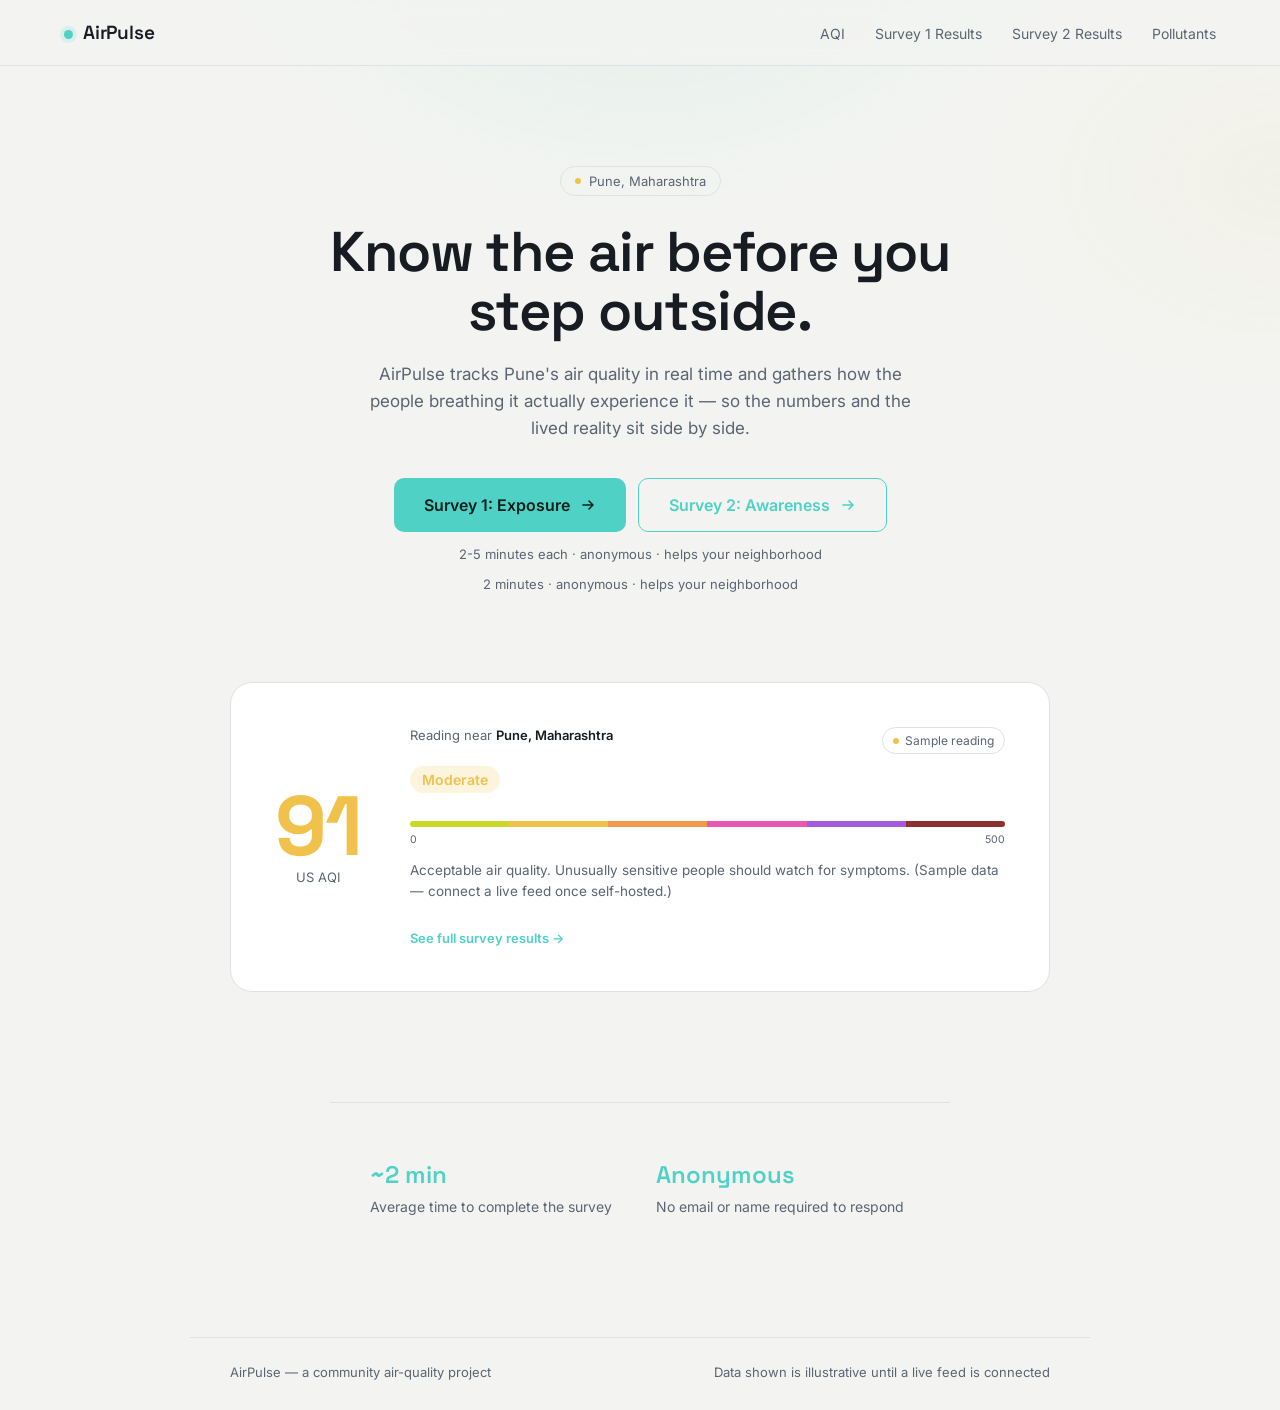
<file: index.html>
<!DOCTYPE html>
<html lang="en">
<head>
<meta charset="UTF-8">
<meta name="viewport" content="width=device-width, initial-scale=1, viewport-fit=cover">
<title>AirPulse — Pune Air Quality</title>
<link rel="preconnect" href="https://fonts.googleapis.com">
<link rel="preconnect" href="https://fonts.gstatic.com" crossorigin>
<link href="https://fonts.googleapis.com/css2?family=Space+Grotesk:wght@400;500;600;700&family=Inter:wght@400;500;600&display=swap" rel="stylesheet">
<style>
  :root {
    --bg: #10141B;
    --panel: #171D27;
    --panel-line: #262E3B;
    --text-primary: #ECEFF3;
    --text-muted: #8C97A8;
    --teal: #4FD1C5;
    --teal-dim: #522e7c;
    --band-good: #cbd726;
    --band-moderate: #F0C24B;
    --band-usg: #F2994A;
    --band-unhealthy: #eb57ad;
    --band-vunhealthy: #A25CE0;
    --band-hazard: #8C2F2F;
    --radius-lg: 22px;
    --radius-sm: 10px;
    font-family: 'Inter', -apple-system, BlinkMacSystemFont, sans-serif;
  }

  :root:not([data-theme="light"]) {
    --bg: #10141B; --panel: #171D27; --panel-line: #262E3B;
    --text-primary: #ECEFF3; --text-muted: #8C97A8;
  }
  :root[data-theme="light"] {
    --bg: #F3F4F1; --panel: #FFFFFF; --panel-line: #DDE1E6;
    --text-primary: #171B22; --text-muted: #5B6472;
  }
  @media (prefers-color-scheme: light) {
    :root:not([data-theme="dark"]) {
      --bg: #F3F4F1; --panel: #FFFFFF; --panel-line: #DDE1E6;
      --text-primary: #171B22; --text-muted: #5B6472;
    }
  }

  * { box-sizing: border-box; }
  html { scroll-behavior: smooth; scroll-padding-top: env(safe-area-inset-top, 0px); }
  html, body { height: 100%; }
  body {
    margin: 0;
    background: var(--bg);
    color: var(--text-primary);
    padding-top: env(safe-area-inset-top, 0px);
    padding-bottom: env(safe-area-inset-bottom, 0px);
    overflow-x: hidden;
  }
  a { color: inherit; }

  .haze {
    position: fixed; inset: 0; z-index: 0; pointer-events: none;
    background:
      radial-gradient(700px 500px at 50% -10%, rgba(79,209,197,0.10), transparent 60%),
      radial-gradient(500px 350px at 100% 20%, rgba(240,194,75,0.05), transparent 60%);
  }

  header {
    position: sticky;
    top: env(safe-area-inset-top, 0px);
    z-index: 10;
    display: flex;
    align-items: center;
    justify-content: space-between;
    padding: 20px clamp(20px, 5vw, 64px);
    background: color-mix(in srgb, var(--bg) 85%, transparent);
    backdrop-filter: blur(10px);
    border-bottom: 1px solid var(--panel-line);
  }

  .brand {
    display: flex; align-items: baseline; gap: 10px;
    font-family: 'Space Grotesk', sans-serif; font-weight: 600; font-size: 19px;
    letter-spacing: -0.01em;
  }
  .brand span.dot {
    width: 9px; height: 9px; border-radius: 50%; background: var(--teal);
    box-shadow: 0 0 0 4px rgba(79,209,197,0.15); display: inline-block;
  }

  nav a {
    text-decoration: none; color: var(--text-muted); font-size: 14px;
    margin-left: 26px; transition: color 0.15s ease;
  }
  nav a:hover, nav a:focus-visible { color: var(--text-primary); }

  main {
    position: relative; z-index: 2;
    max-width: 780px;
    margin: 0 auto;
    padding: clamp(56px, 9vw, 100px) clamp(20px, 5vw, 40px) 0;
    text-align: center;
  }

  .eyebrow {
    display: inline-flex; align-items: center; gap: 8px;
    font-size: 13px; color: var(--text-muted);
    border: 1px solid var(--panel-line);
    padding: 6px 14px; border-radius: 999px;
    margin-bottom: 26px;
  }
  .eyebrow .blip { width: 6px; height: 6px; border-radius: 50%; background: var(--band-moderate); }

  h1 {
    font-family: 'Space Grotesk', sans-serif;
    font-weight: 600;
    font-size: clamp(34px, 6vw, 56px);
    line-height: 1.06;
    letter-spacing: -0.02em;
    margin: 0 0 20px;
  }

  main > p.lede {
    color: var(--text-muted);
    font-size: 17px;
    line-height: 1.6;
    max-width: 50ch;
    margin: 0 auto 36px;
  }

  .btn-primary {
    appearance: none; border: none; cursor: pointer;
    background: var(--teal); color: #08201D;
    font-family: 'Inter', sans-serif; font-weight: 600; font-size: 16px;
    padding: 16px 30px; border-radius: var(--radius-sm);
    text-decoration: none;
    display: inline-flex; align-items: center; gap: 10px;
    transition: transform 0.15s ease, background 0.15s ease;
  }
  .btn-primary:hover, .btn-primary:focus-visible { background: #63E0D4; transform: translateY(-1px); }
  .btn-primary:active { transform: translateY(0); }
  .btn-primary svg { width: 16px; height: 16px; flex-shrink: 0; }

    .cta-row { display: flex; gap: 12px; justify-content: center; flex-wrap: wrap; }
  .btn-secondary {
    background: transparent; color: var(--teal);
    border: 1.5px solid var(--teal);
  }
  .btn-secondary:hover, .btn-secondary:focus-visible {
    background: color-mix(in srgb, var(--teal) 14%, transparent);
  }
  .survey-note {
    display: block;
    margin-top: 14px;
    font-size: 13px;
    color: var(--text-muted);
  }

  /* AQI panel — full width band under hero */
  .aqi-section {
    position: relative; z-index: 2;
    max-width: 900px;
    margin: clamp(56px, 8vw, 90px) auto 0;
    padding: 0 clamp(20px, 5vw, 40px);
  }

  .aqi-panel {
    background: var(--panel);
    border: 1px solid var(--panel-line);
    border-radius: var(--radius-lg);
    padding: clamp(28px, 4vw, 44px);
    display: grid;
    grid-template-columns: auto 1fr;
    gap: clamp(24px, 4vw, 48px);
    align-items: center;
    text-align: left;
  }
  @media (max-width: 620px) {
    .aqi-panel { grid-template-columns: 1fr; text-align: center; }
  }

  .aqi-readout-block { text-align: center; }
  .aqi-number {
    font-family: 'Space Grotesk', sans-serif;
    font-weight: 700;
    font-size: clamp(60px, 8vw, 84px);
    line-height: 0.9;
    letter-spacing: -0.02em;
    color: var(--aqi-color, var(--band-moderate));
  }
  .aqi-unit { font-size: 13px; color: var(--text-muted); margin-top: 4px; }

  .aqi-detail-top {
    display: flex; justify-content: space-between; align-items: flex-start;
    margin-bottom: 12px;
  }
  @media (max-width: 620px) { .aqi-detail-top { justify-content: center; } }

  .aqi-location { font-size: 13px; color: var(--text-muted); }
  .aqi-location strong { color: var(--text-primary); font-weight: 600; }

  .live-pill {
    display: inline-flex; align-items: center; gap: 6px;
    font-size: 12px; color: var(--text-muted);
    border: 1px solid var(--panel-line); padding: 5px 10px; border-radius: 999px;
  }
  .live-pill .blip { width: 6px; height: 6px; border-radius: 50%; background: var(--band-moderate); }

  .aqi-band-label {
    display: inline-block; font-size: 14px; font-weight: 600;
    padding: 5px 12px; border-radius: 999px;
    background: color-mix(in srgb, var(--aqi-color, var(--band-moderate)) 18%, transparent);
    color: var(--aqi-color, var(--band-moderate));
    margin-bottom: 14px;
  }

  .aqi-scale { display: flex; height: 6px; border-radius: 4px; overflow: hidden; margin: 14px 0 6px; }
  .aqi-scale span { flex: 1; }
  .aqi-scale-labels { display: flex; justify-content: space-between; font-size: 10.5px; color: var(--text-muted); }

  .aqi-tip { font-size: 13.5px; color: var(--text-muted); line-height: 1.55; margin-top: 14px; }

  /* About strip — three simple stats, no button */
  .about-section {
    position: relative; z-index: 2;
    max-width: 900px;
    margin: clamp(64px, 9vw, 110px) auto 0;
    padding: clamp(40px, 6vw, 56px) clamp(20px, 5vw, 40px);
    border-top: 1px solid var(--panel-line);
    display: grid;
    grid-template-columns: repeat(2, 1fr);
    gap: 32px;
    max-width: 620px;
  }
  @media (max-width: 680px) {
    .about-section { grid-template-columns: 1fr; text-align: center; }
  }

  .about-item .num {
    font-family: 'Space Grotesk', sans-serif;
    font-weight: 600; font-size: 24px; color: var(--teal);
    margin-bottom: 6px;
  }
  .about-item .label {
    font-size: 14px; color: var(--text-muted); line-height: 1.5;
  }

  footer {
    position: relative; z-index: 2;
    max-width: 900px;
    margin: clamp(40px, 6vw, 64px) auto 0;
    padding: 26px clamp(20px, 5vw, 40px) calc(30px + env(safe-area-inset-bottom, 0px));
    border-top: 1px solid var(--panel-line);
    display: flex; justify-content: space-between; flex-wrap: wrap; gap: 10px;
    font-size: 13px; color: var(--text-muted);
  }

  @media (prefers-reduced-motion: reduce) {
    html { scroll-behavior: auto; }
    .btn-primary { transition: none; }
  }
</style>
</head>
<body>

<div class="haze"></div>

<header>
  <div class="brand"><span class="dot"></span>AirPulse</div>
  <nav>
    <a href="#aqi">AQI</a>
    <a href="results.html"> Survey 1 Results</a>
        <a href="awareness.html">Survey 2 Results</a>
    <a href="pollutants.html">Pollutants</a>
  </nav>
</header>

<main>
  <div class="eyebrow"><span class="blip"></span>Pune, Maharashtra</div>
  <h1>Know the air before you step outside.</h1>
  <p class="lede">AirPulse tracks Pune's air quality in real time and gathers how the people breathing it actually experience it — so the numbers and the lived reality sit side by side.</p>

    <div class="cta-row">
    <a class="btn-primary" id="surveyBtn" href="#" target="_blank" rel="noopener">
      Survey 1: Exposure
      <svg viewBox="0 0 16 16" fill="none" xmlns="http://www.w3.org/2000/svg"><path d="M3 8h10M9 4l4 4-4 4" stroke="currentColor" stroke-width="1.6" stroke-linecap="round" stroke-linejoin="round"/></svg>
    </a>
    <a class="btn-primary btn-secondary" id="survey2Btn" href="#" target="_blank" rel="noopener">
      Survey 2: Awareness
      <svg viewBox="0 0 16 16" fill="none" xmlns="http://www.w3.org/2000/svg"><path d="M3 8h10M9 4l4 4-4 4" stroke="currentColor" stroke-width="1.6" stroke-linecap="round" stroke-linejoin="round"/></svg>
    </a>
  </div>
  <span class="survey-note">2-5 minutes each · anonymous · helps your neighborhood</span>
  <span class="survey-note">2 minutes · anonymous · helps your neighborhood</span>
</main>

<section class="aqi-section" id="aqi">
  <div class="aqi-panel">
    <div class="aqi-readout-block">
      <div class="aqi-number" id="aqiNumber">85</div>
      <div class="aqi-unit">US AQI</div>
    </div>
    <div>
      <div class="aqi-detail-top">
        <div class="aqi-location">Reading near <strong>Pune, Maharashtra</strong></div>
        <div class="live-pill"><span class="blip"></span>Sample reading</div>
      </div>
      <div class="aqi-band-label" id="aqiBandLabel">Unhealthy</div>
      <div class="aqi-scale">
        <span style="background:var(--band-good)"></span>
        <span style="background:var(--band-moderate)"></span>
        <span style="background:var(--band-usg)"></span>
        <span style="background:var(--band-unhealthy)"></span>
        <span style="background:var(--band-vunhealthy)"></span>
        <span style="background:var(--band-hazard)"></span>
      </div>
      <div class="aqi-scale-labels"><span>0</span><span>500</span></div>
      <p class="aqi-tip" id="aqiTip">Placeholder reading for design purposes. Connect a live feed once this page is self-hosted.</p>
      <a href="results.html" style="display:inline-block; margin-top:14px; font-size:13px; color:var(--teal); text-decoration:none; font-weight:600;">See full survey results →</a>
    </div>
  </div>
</section>

<section class="about-section">
  <div class="about-item">
    <div class="num">~2 min</div>
    <div class="label">Average time to complete the survey</div>
  </div>
  <div class="about-item">
    <div class="num">Anonymous</div>
    <div class="label">No email or name required to respond</div>
  </div>
</section>

<footer>
  <span>AirPulse — a community air-quality project</span>
  <span>Data shown is illustrative until a live feed is connected</span>
</footer>

<script>
  const GOOGLE_FORM_URL = "https://docs.google.com/forms/d/1ZGXldcIQDR3OEaV3uUAYgscK2P4lvSC87jR1LEu3vRs/viewform";
  document.getElementById('surveyBtn').href = GOOGLE_FORM_URL;
  const GOOGLE_FORM_URL_2 = "https://docs.google.com/forms/d/e/1FAIpQLScG9ZUvIApXky4IefkscQ-GwrRiBQLuWkn24cjnQIECb3l3Cw/viewform";
  document.getElementById('survey2Btn').href = GOOGLE_FORM_URL_2;
  const SAMPLE_AQI = 91;

  function bandFor(aqi) {
    if (aqi <= 50) return { label: "Good", color: "var(--band-good)", tip: "Air quality is satisfactory. Enjoy normal outdoor activity." };
    if (aqi <= 100) return { label: "Moderate", color: "var(--band-moderate)", tip: "Acceptable air quality. Unusually sensitive people should watch for symptoms." };
    if (aqi <= 150) return { label: "Unhealthy for Sensitive Groups", color: "var(--band-usg)", tip: "Sensitive groups should limit prolonged outdoor exertion." };
    if (aqi <= 200) return { label: "Unhealthy", color: "var(--band-unhealthy)", tip: "Everyone may begin to notice health effects. Limit prolonged outdoor exertion." };
    if (aqi <= 300) return { label: "Very Unhealthy", color: "var(--band-vunhealthy)", tip: "Health alert: everyone may experience more serious effects. Avoid outdoor exertion." };
    return { label: "Hazardous", color: "var(--band-hazard)", tip: "Health warning of emergency conditions. Stay indoors where possible." };
  }

  const band = bandFor(SAMPLE_AQI);
  document.getElementById('aqiNumber').textContent = SAMPLE_AQI;
  document.getElementById('aqiNumber').style.setProperty('--aqi-color', band.color);
  document.getElementById('aqiBandLabel').textContent = band.label;
  document.getElementById('aqiBandLabel').style.setProperty('--aqi-color', band.color);
  document.getElementById('aqiTip').textContent = band.tip + " (Sample data — connect a live feed once self-hosted.)";
</script>

</body>
</html>
</file>
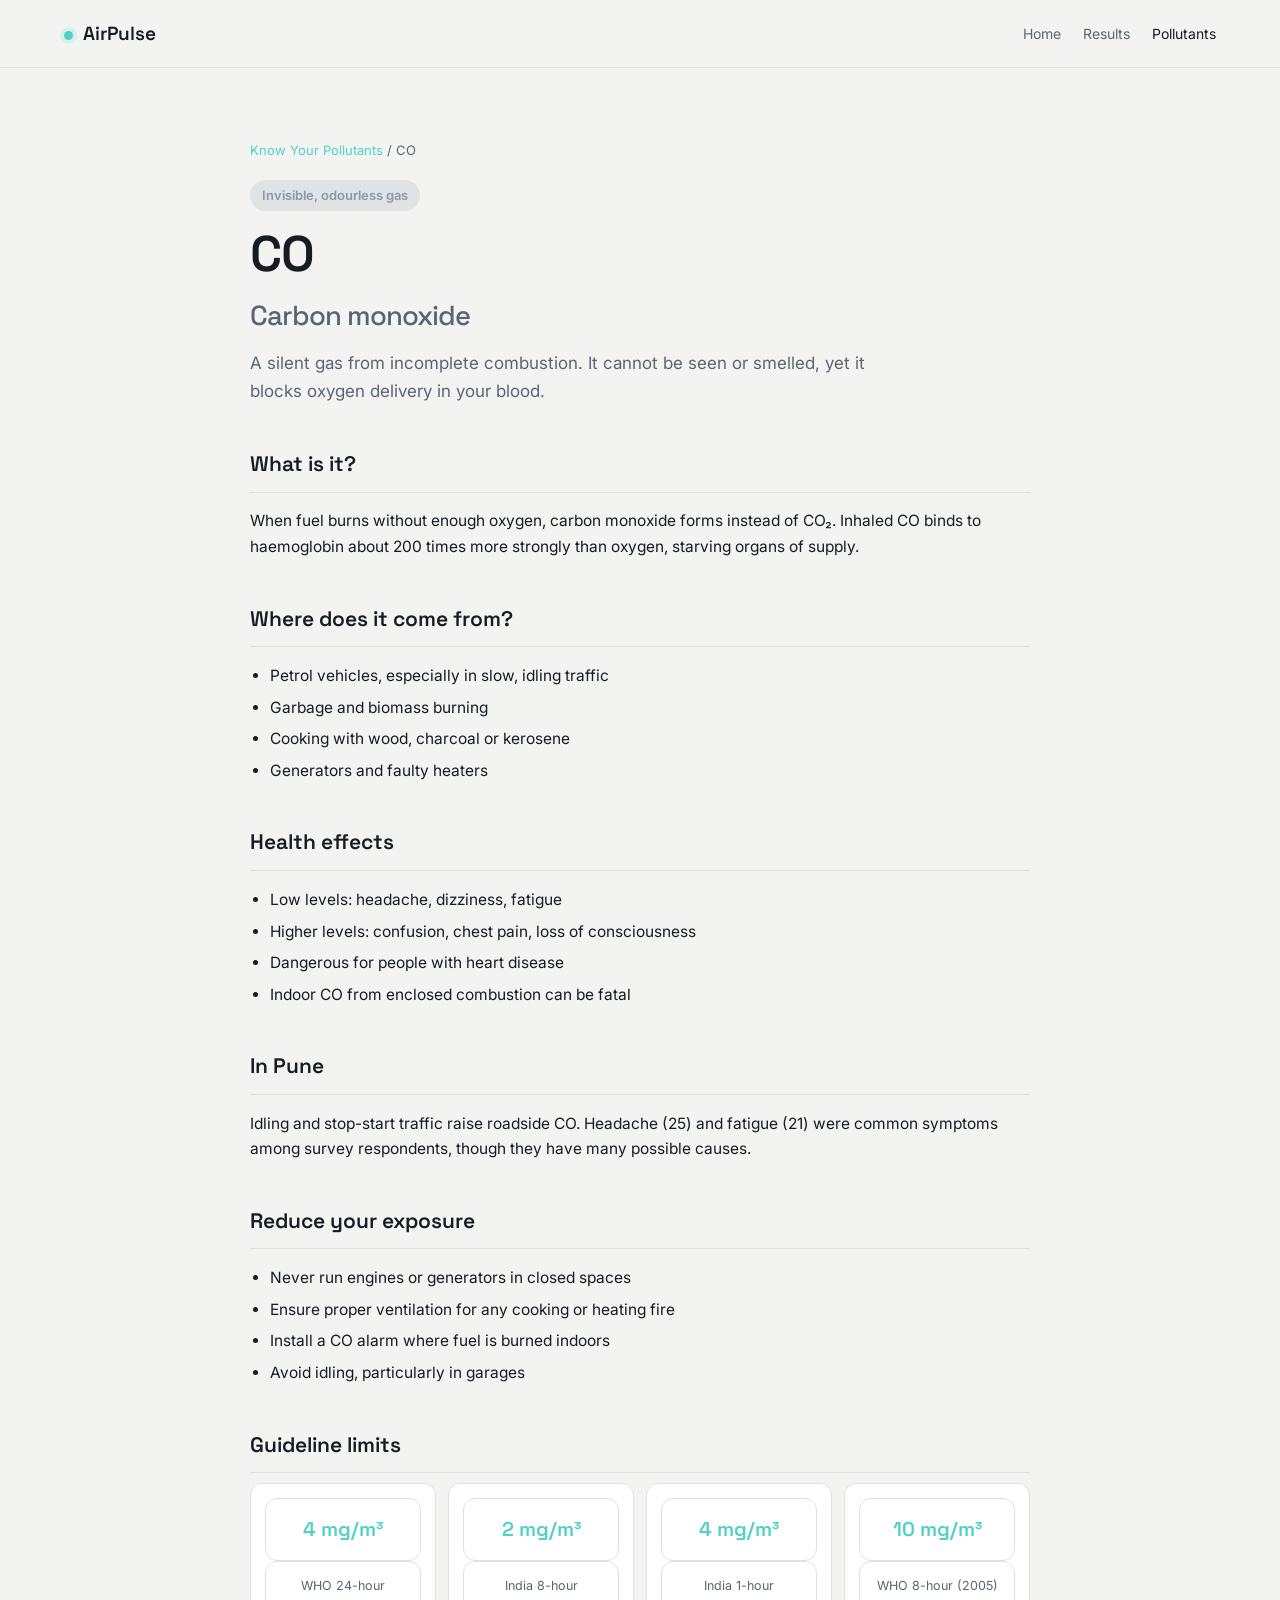
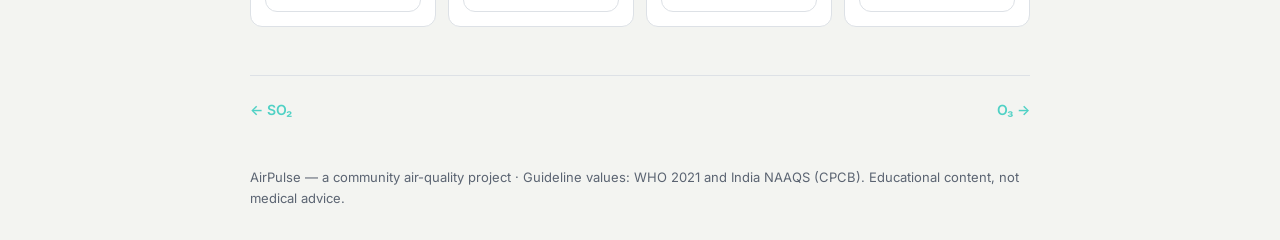
<file: pollutant-co.html>
<!DOCTYPE html><html lang="en"><head><meta charset="UTF-8"><meta name="viewport" content="width=device-width, initial-scale=1, viewport-fit=cover"><title>CO — AirPulse</title>
<link rel="preconnect" href="https://fonts.googleapis.com"><link rel="preconnect" href="https://fonts.gstatic.com" crossorigin>
<link href="https://fonts.googleapis.com/css2?family=Space+Grotesk:wght@500;600;700&family=Inter:wght@400;500;600&display=swap" rel="stylesheet">
<link rel="stylesheet" href="pollutants.css"></head><body>
<header><a class="brand" href="index.html"><span class="dot"></span>AirPulse</a><nav><a href="index.html">Home</a><a href="results.html">Results</a><a class="on" href="pollutants.html">Pollutants</a></nav></header><main><div class="crumb"><a href="pollutants.html">Know Your Pollutants</a> / CO</div><span class="tag" style="--c:#8C97A8">Invisible, odourless gas</span><h1>CO<br><span style="color:var(--mu);font-size:.55em;font-weight:500">Carbon monoxide</span></h1><p class="lede">A silent gas from incomplete combustion. It cannot be seen or smelled, yet it blocks oxygen delivery in your blood.</p><h2>What is it?</h2><p>When fuel burns without enough oxygen, carbon monoxide forms instead of CO₂. Inhaled CO binds to haemoglobin about 200 times more strongly than oxygen, starving organs of supply.</p><h2>Where does it come from?</h2><ul><li>Petrol vehicles, especially in slow, idling traffic</li><li>Garbage and biomass burning</li><li>Cooking with wood, charcoal or kerosene</li><li>Generators and faulty heaters</li></ul><h2>Health effects</h2><ul><li>Low levels: headache, dizziness, fatigue</li><li>Higher levels: confusion, chest pain, loss of consciousness</li><li>Dangerous for people with heart disease</li><li>Indoor CO from enclosed combustion can be fatal</li></ul><h2>In Pune</h2><p>Idling and stop-start traffic raise roadside CO. Headache (25) and fatigue (21) were common symptoms among survey respondents, though they have many possible causes.</p><h2>Reduce your exposure</h2><ul><li>Never run engines or generators in closed spaces</li><li>Ensure proper ventilation for any cooking or heating fire</li><li>Install a CO alarm where fuel is burned indoors</li><li>Avoid idling, particularly in garages</li></ul><h2>Guideline limits</h2><div class="limits"><div><div class="n">4 mg/m³</div><div class="l">WHO 24-hour</div></div><div><div class="n">2 mg/m³</div><div class="l">India 8-hour</div></div><div><div class="n">4 mg/m³</div><div class="l">India 1-hour</div></div><div><div class="n">10 mg/m³</div><div class="l">WHO 8-hour (2005)</div></div></div><div class="pn"><span><a href="pollutant-so2.html">← SO₂</a></span><span><a href="pollutant-o3.html">O₃ →</a></span></div></main><footer>AirPulse — a community air-quality project · Guideline values: WHO 2021 and India NAAQS (CPCB). Educational content, not medical advice.</footer></body></html>
</file>
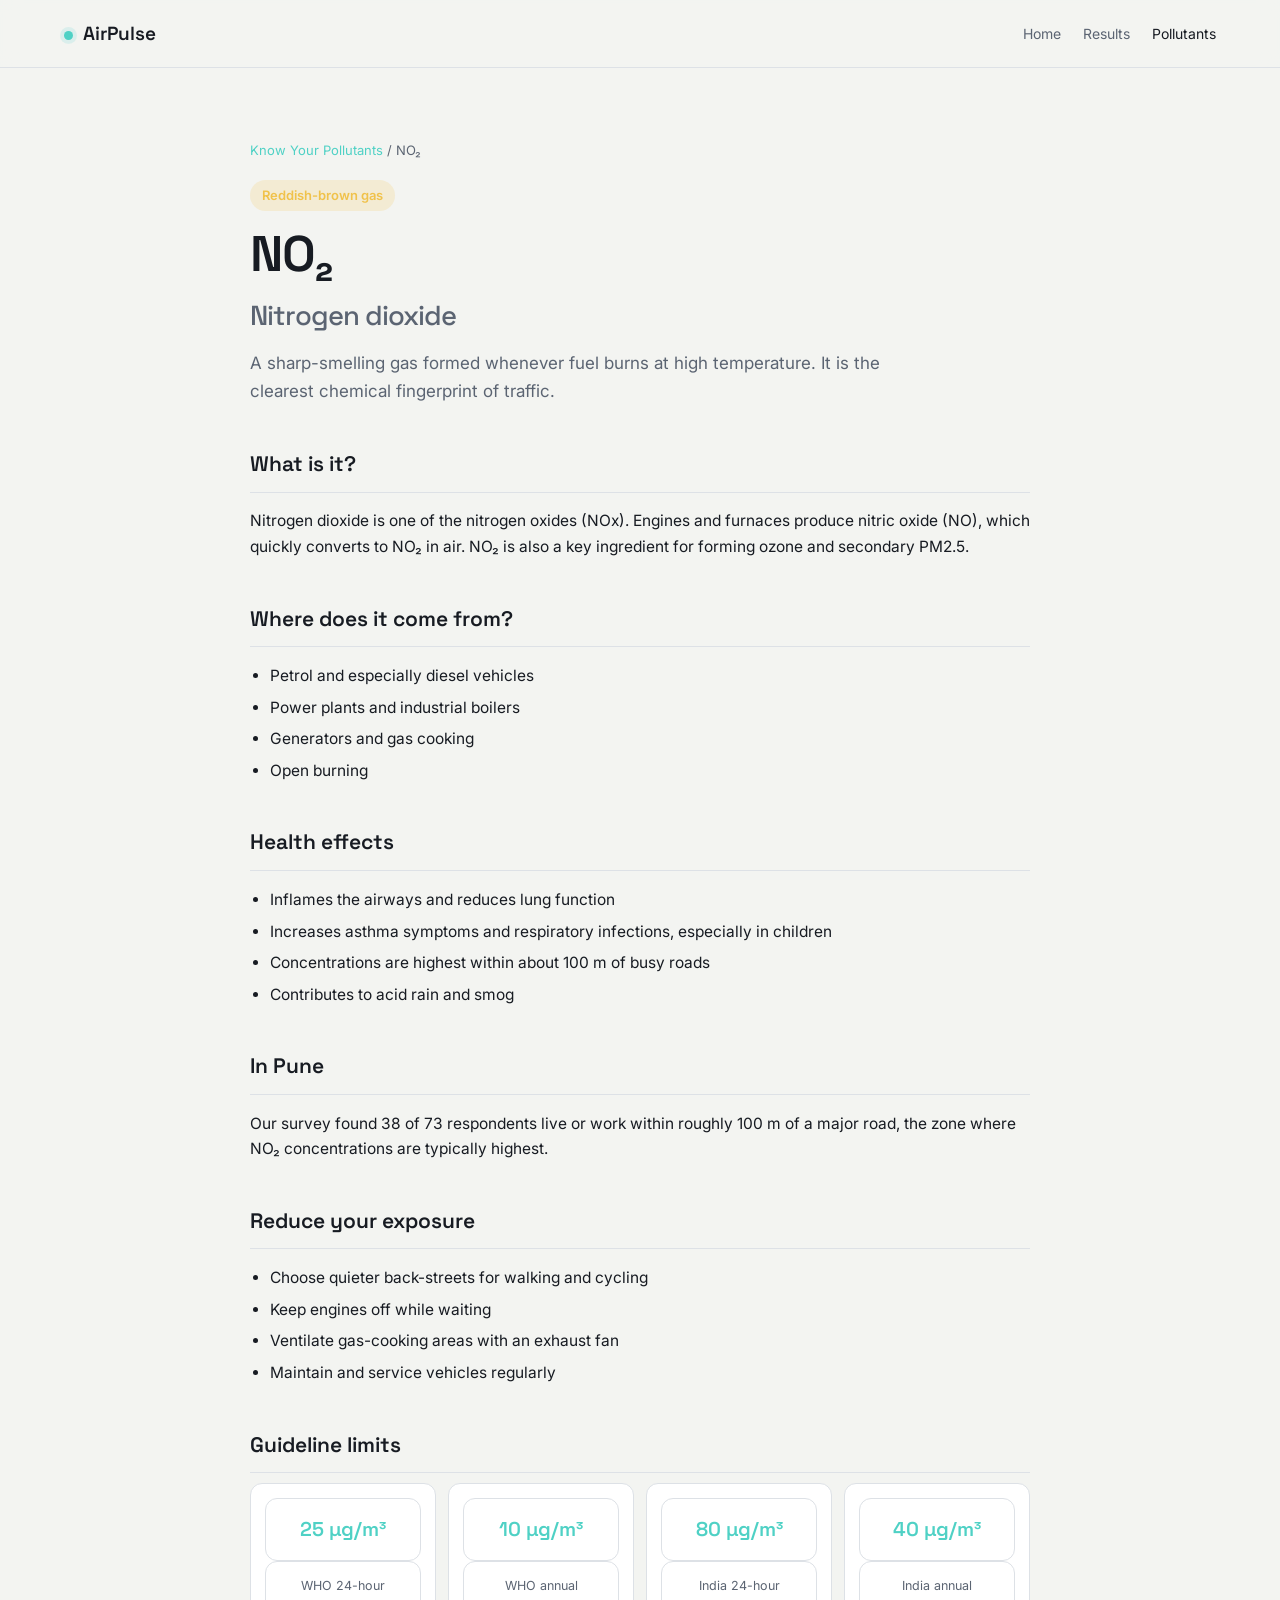
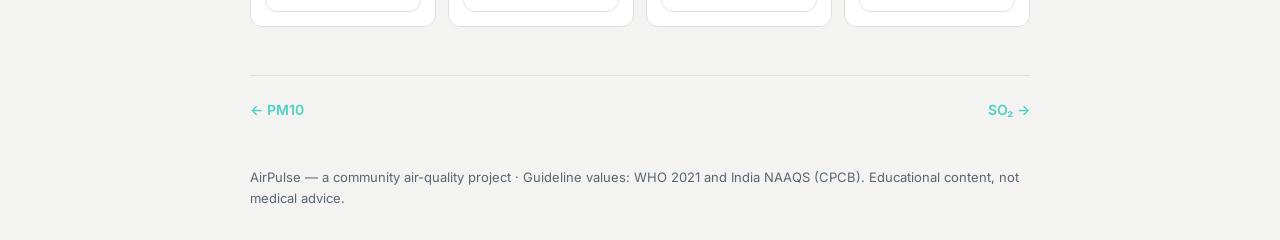
<file: pollutant-no2.html>
<!DOCTYPE html><html lang="en"><head><meta charset="UTF-8"><meta name="viewport" content="width=device-width, initial-scale=1, viewport-fit=cover"><title>NO₂ — AirPulse</title>
<link rel="preconnect" href="https://fonts.googleapis.com"><link rel="preconnect" href="https://fonts.gstatic.com" crossorigin>
<link href="https://fonts.googleapis.com/css2?family=Space+Grotesk:wght@500;600;700&family=Inter:wght@400;500;600&display=swap" rel="stylesheet">
<link rel="stylesheet" href="pollutants.css"></head><body>
<header><a class="brand" href="index.html"><span class="dot"></span>AirPulse</a><nav><a href="index.html">Home</a><a href="results.html">Results</a><a class="on" href="pollutants.html">Pollutants</a></nav></header><main><div class="crumb"><a href="pollutants.html">Know Your Pollutants</a> / NO₂</div><span class="tag" style="--c:#F0C24B">Reddish-brown gas</span><h1>NO₂<br><span style="color:var(--mu);font-size:.55em;font-weight:500">Nitrogen dioxide</span></h1><p class="lede">A sharp-smelling gas formed whenever fuel burns at high temperature. It is the clearest chemical fingerprint of traffic.</p><h2>What is it?</h2><p>Nitrogen dioxide is one of the nitrogen oxides (NOx). Engines and furnaces produce nitric oxide (NO), which quickly converts to NO₂ in air. NO₂ is also a key ingredient for forming ozone and secondary PM2.5.</p><h2>Where does it come from?</h2><ul><li>Petrol and especially diesel vehicles</li><li>Power plants and industrial boilers</li><li>Generators and gas cooking</li><li>Open burning</li></ul><h2>Health effects</h2><ul><li>Inflames the airways and reduces lung function</li><li>Increases asthma symptoms and respiratory infections, especially in children</li><li>Concentrations are highest within about 100 m of busy roads</li><li>Contributes to acid rain and smog</li></ul><h2>In Pune</h2><p>Our survey found 38 of 73 respondents live or work within roughly 100 m of a major road, the zone where NO₂ concentrations are typically highest.</p><h2>Reduce your exposure</h2><ul><li>Choose quieter back-streets for walking and cycling</li><li>Keep engines off while waiting</li><li>Ventilate gas-cooking areas with an exhaust fan</li><li>Maintain and service vehicles regularly</li></ul><h2>Guideline limits</h2><div class="limits"><div><div class="n">25 µg/m³</div><div class="l">WHO 24-hour</div></div><div><div class="n">10 µg/m³</div><div class="l">WHO annual</div></div><div><div class="n">80 µg/m³</div><div class="l">India 24-hour</div></div><div><div class="n">40 µg/m³</div><div class="l">India annual</div></div></div><div class="pn"><span><a href="pollutant-pm10.html">← PM10</a></span><span><a href="pollutant-so2.html">SO₂ →</a></span></div></main><footer>AirPulse — a community air-quality project · Guideline values: WHO 2021 and India NAAQS (CPCB). Educational content, not medical advice.</footer></body></html>
</file>
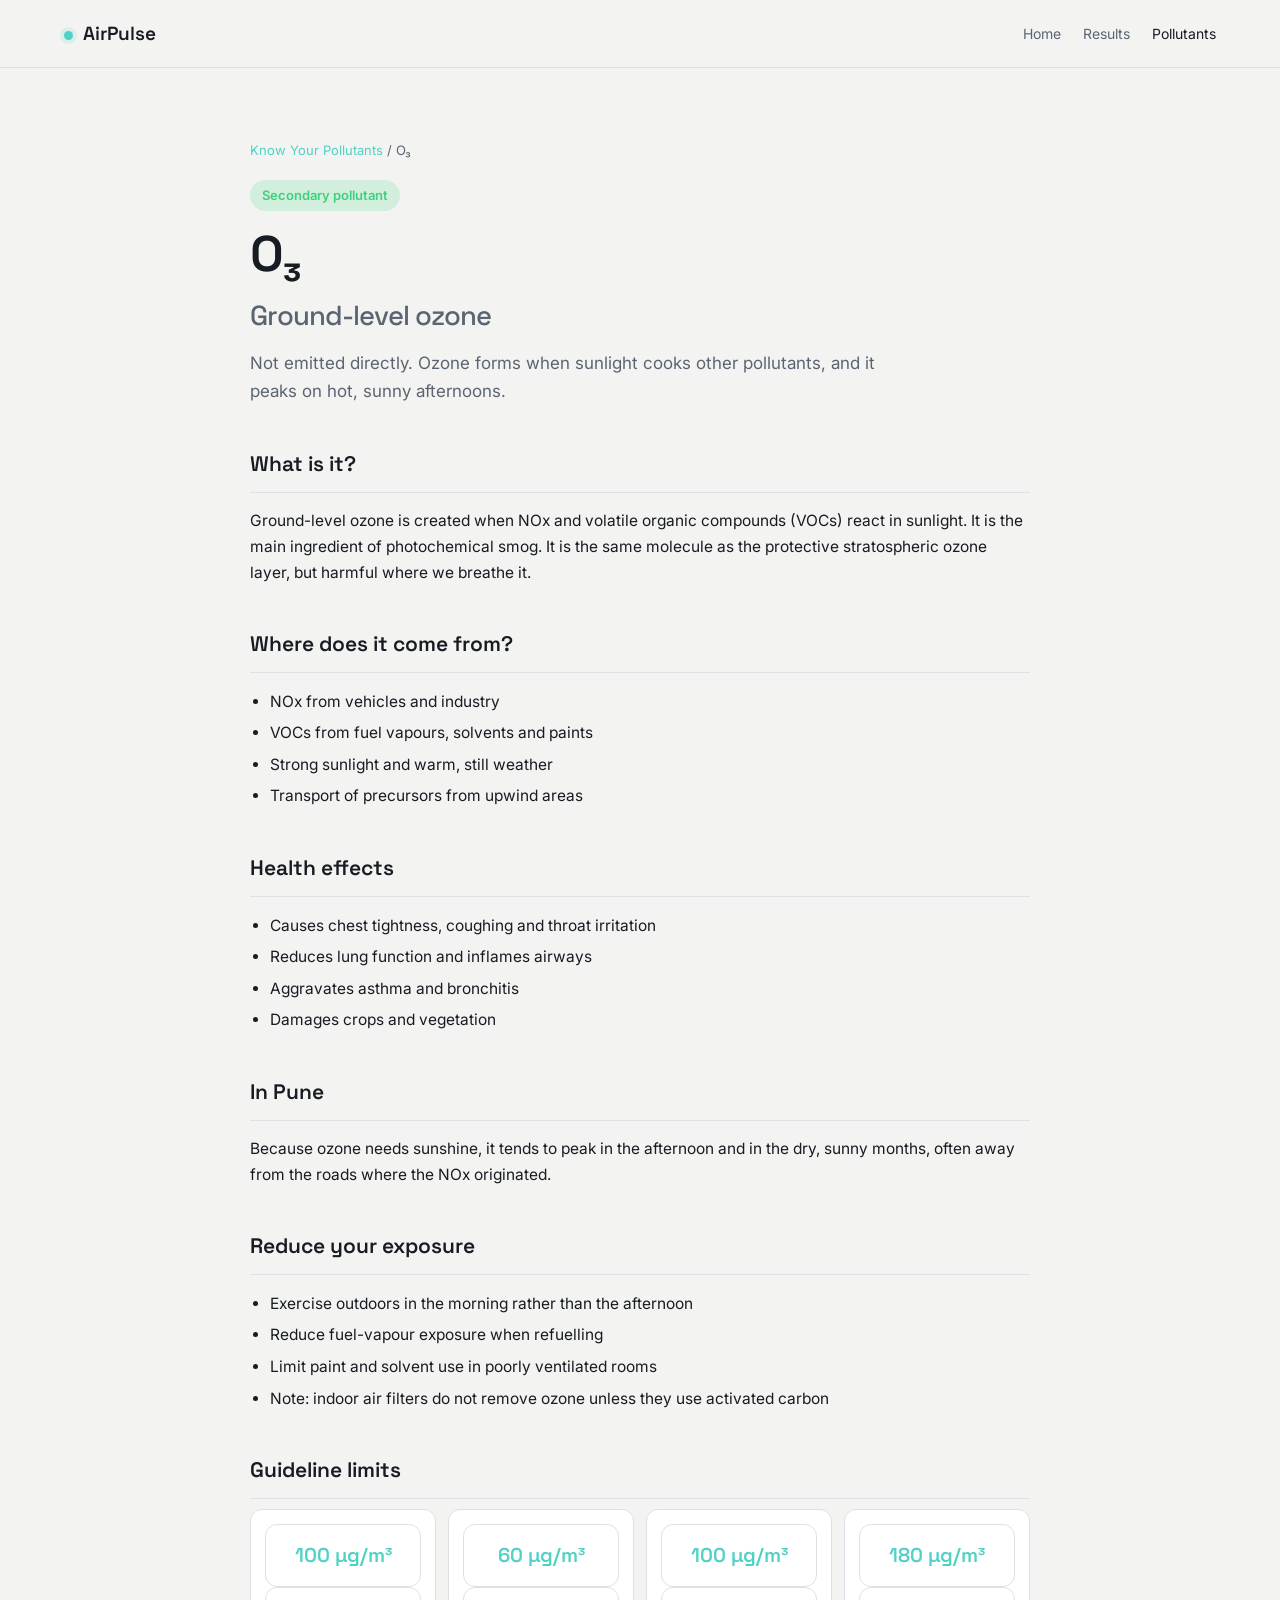
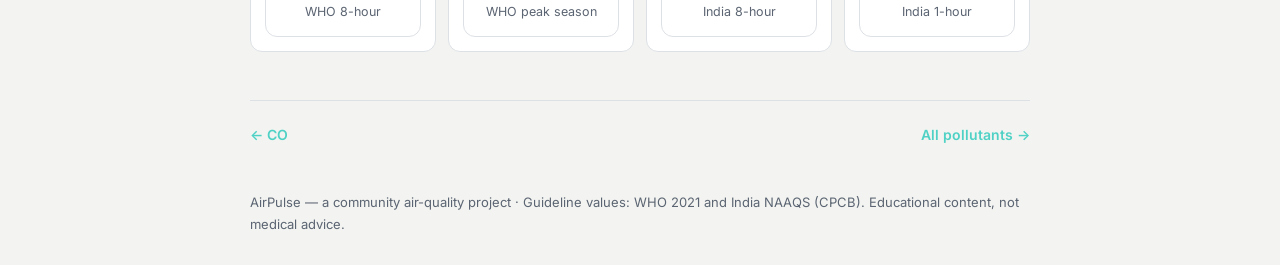
<file: pollutant-o3.html>
<!DOCTYPE html><html lang="en"><head><meta charset="UTF-8"><meta name="viewport" content="width=device-width, initial-scale=1, viewport-fit=cover"><title>O₃ — AirPulse</title>
<link rel="preconnect" href="https://fonts.googleapis.com"><link rel="preconnect" href="https://fonts.gstatic.com" crossorigin>
<link href="https://fonts.googleapis.com/css2?family=Space+Grotesk:wght@500;600;700&family=Inter:wght@400;500;600&display=swap" rel="stylesheet">
<link rel="stylesheet" href="pollutants.css"></head><body>
<header><a class="brand" href="index.html"><span class="dot"></span>AirPulse</a><nav><a href="index.html">Home</a><a href="results.html">Results</a><a class="on" href="pollutants.html">Pollutants</a></nav></header><main><div class="crumb"><a href="pollutants.html">Know Your Pollutants</a> / O₃</div><span class="tag" style="--c:#3ED07E">Secondary pollutant</span><h1>O₃<br><span style="color:var(--mu);font-size:.55em;font-weight:500">Ground-level ozone</span></h1><p class="lede">Not emitted directly. Ozone forms when sunlight cooks other pollutants, and it peaks on hot, sunny afternoons.</p><h2>What is it?</h2><p>Ground-level ozone is created when NOx and volatile organic compounds (VOCs) react in sunlight. It is the main ingredient of photochemical smog. It is the same molecule as the protective stratospheric ozone layer, but harmful where we breathe it.</p><h2>Where does it come from?</h2><ul><li>NOx from vehicles and industry</li><li>VOCs from fuel vapours, solvents and paints</li><li>Strong sunlight and warm, still weather</li><li>Transport of precursors from upwind areas</li></ul><h2>Health effects</h2><ul><li>Causes chest tightness, coughing and throat irritation</li><li>Reduces lung function and inflames airways</li><li>Aggravates asthma and bronchitis</li><li>Damages crops and vegetation</li></ul><h2>In Pune</h2><p>Because ozone needs sunshine, it tends to peak in the afternoon and in the dry, sunny months, often away from the roads where the NOx originated.</p><h2>Reduce your exposure</h2><ul><li>Exercise outdoors in the morning rather than the afternoon</li><li>Reduce fuel-vapour exposure when refuelling</li><li>Limit paint and solvent use in poorly ventilated rooms</li><li>Note: indoor air filters do not remove ozone unless they use activated carbon</li></ul><h2>Guideline limits</h2><div class="limits"><div><div class="n">100 µg/m³</div><div class="l">WHO 8-hour</div></div><div><div class="n">60 µg/m³</div><div class="l">WHO peak season</div></div><div><div class="n">100 µg/m³</div><div class="l">India 8-hour</div></div><div><div class="n">180 µg/m³</div><div class="l">India 1-hour</div></div></div><div class="pn"><span><a href="pollutant-co.html">← CO</a></span><span><a href="pollutants.html">All pollutants →</a></span></div></main><footer>AirPulse — a community air-quality project · Guideline values: WHO 2021 and India NAAQS (CPCB). Educational content, not medical advice.</footer></body></html>
</file>
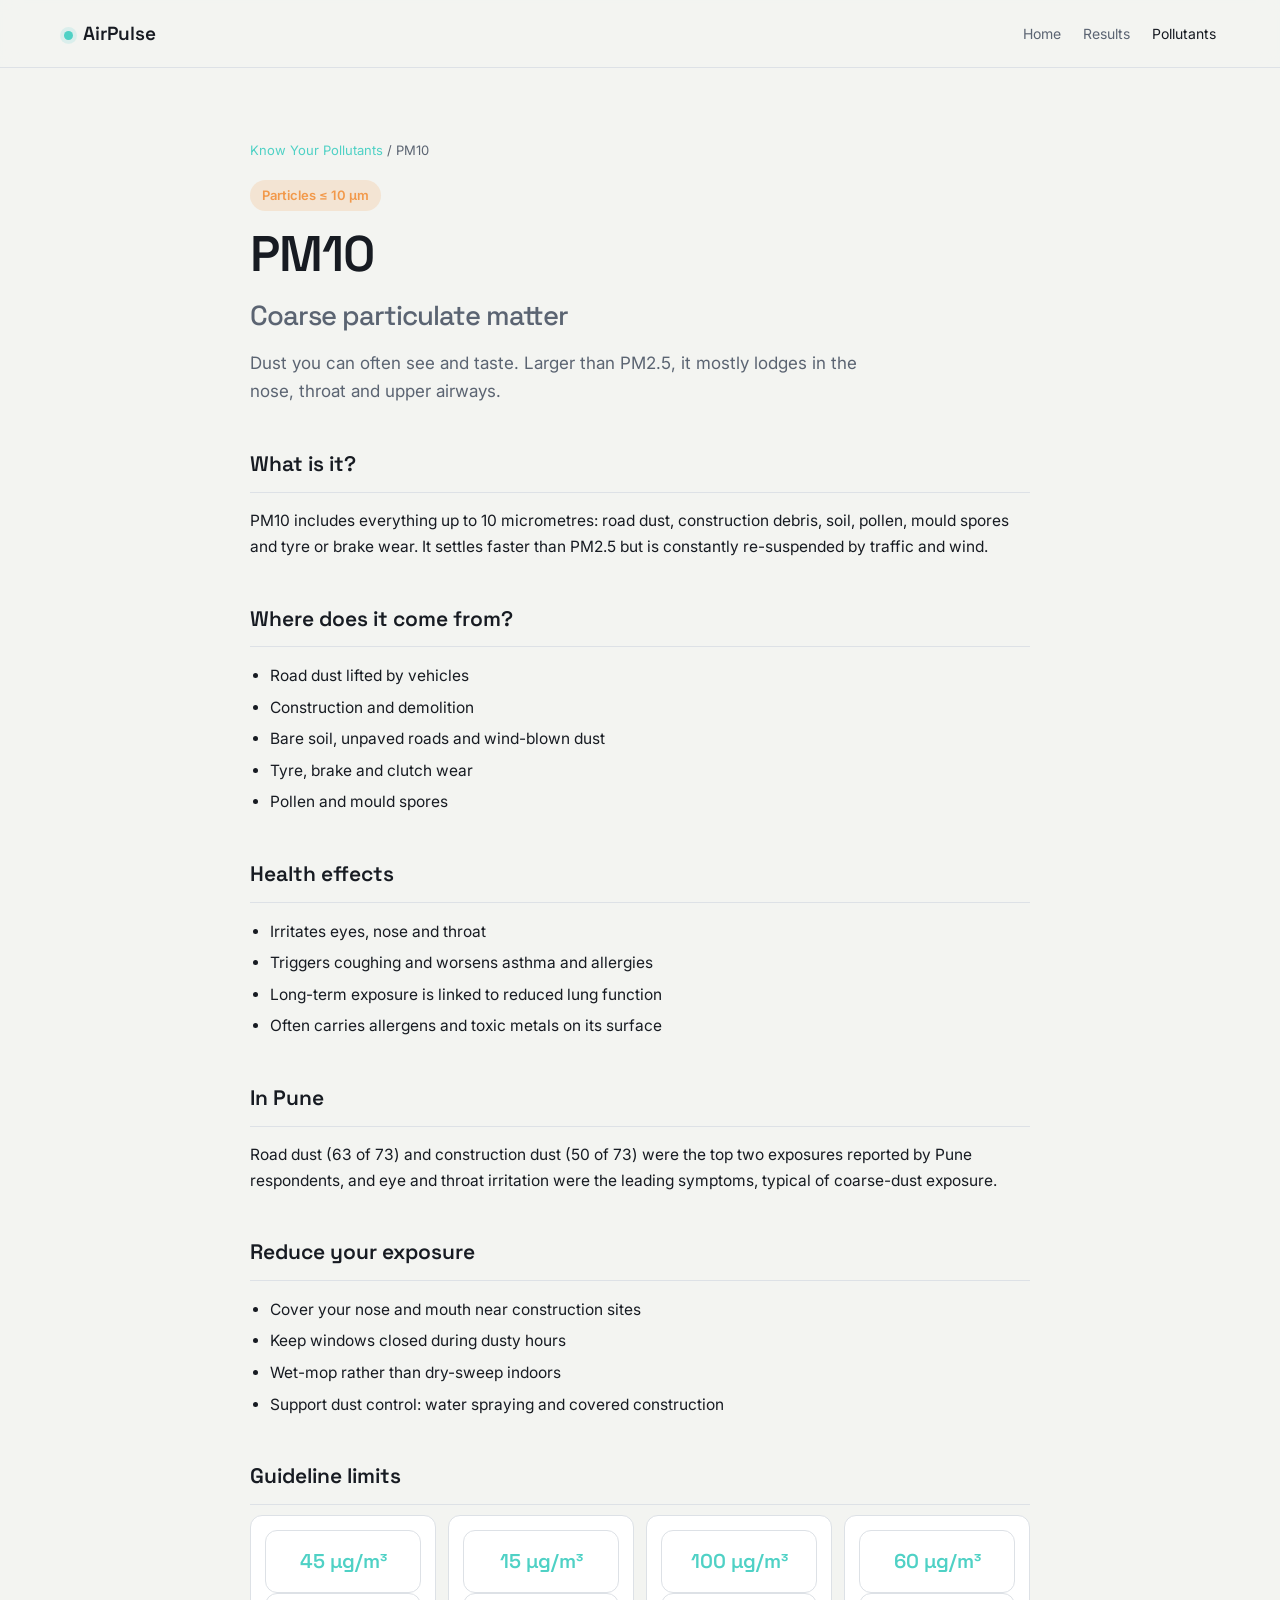
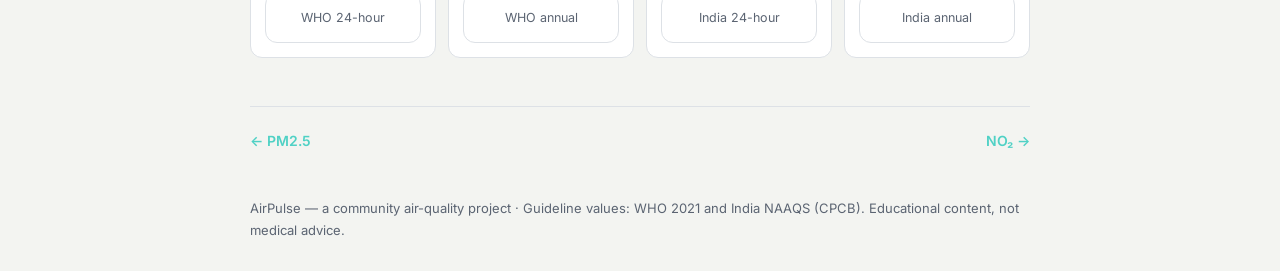
<file: pollutant-pm10.html>
<!DOCTYPE html><html lang="en"><head><meta charset="UTF-8"><meta name="viewport" content="width=device-width, initial-scale=1, viewport-fit=cover"><title>PM10 — AirPulse</title>
<link rel="preconnect" href="https://fonts.googleapis.com"><link rel="preconnect" href="https://fonts.gstatic.com" crossorigin>
<link href="https://fonts.googleapis.com/css2?family=Space+Grotesk:wght@500;600;700&family=Inter:wght@400;500;600&display=swap" rel="stylesheet">
<link rel="stylesheet" href="pollutants.css"></head><body>
<header><a class="brand" href="index.html"><span class="dot"></span>AirPulse</a><nav><a href="index.html">Home</a><a href="results.html">Results</a><a class="on" href="pollutants.html">Pollutants</a></nav></header><main><div class="crumb"><a href="pollutants.html">Know Your Pollutants</a> / PM10</div><span class="tag" style="--c:#F2994A">Particles ≤ 10 µm</span><h1>PM10<br><span style="color:var(--mu);font-size:.55em;font-weight:500">Coarse particulate matter</span></h1><p class="lede">Dust you can often see and taste. Larger than PM2.5, it mostly lodges in the nose, throat and upper airways.</p><h2>What is it?</h2><p>PM10 includes everything up to 10 micrometres: road dust, construction debris, soil, pollen, mould spores and tyre or brake wear. It settles faster than PM2.5 but is constantly re-suspended by traffic and wind.</p><h2>Where does it come from?</h2><ul><li>Road dust lifted by vehicles</li><li>Construction and demolition</li><li>Bare soil, unpaved roads and wind-blown dust</li><li>Tyre, brake and clutch wear</li><li>Pollen and mould spores</li></ul><h2>Health effects</h2><ul><li>Irritates eyes, nose and throat</li><li>Triggers coughing and worsens asthma and allergies</li><li>Long-term exposure is linked to reduced lung function</li><li>Often carries allergens and toxic metals on its surface</li></ul><h2>In Pune</h2><p>Road dust (63 of 73) and construction dust (50 of 73) were the top two exposures reported by Pune respondents, and eye and throat irritation were the leading symptoms, typical of coarse-dust exposure.</p><h2>Reduce your exposure</h2><ul><li>Cover your nose and mouth near construction sites</li><li>Keep windows closed during dusty hours</li><li>Wet-mop rather than dry-sweep indoors</li><li>Support dust control: water spraying and covered construction</li></ul><h2>Guideline limits</h2><div class="limits"><div><div class="n">45 µg/m³</div><div class="l">WHO 24-hour</div></div><div><div class="n">15 µg/m³</div><div class="l">WHO annual</div></div><div><div class="n">100 µg/m³</div><div class="l">India 24-hour</div></div><div><div class="n">60 µg/m³</div><div class="l">India annual</div></div></div><div class="pn"><span><a href="pollutant-pm25.html">← PM2.5</a></span><span><a href="pollutant-no2.html">NO₂ →</a></span></div></main><footer>AirPulse — a community air-quality project · Guideline values: WHO 2021 and India NAAQS (CPCB). Educational content, not medical advice.</footer></body></html>
</file>
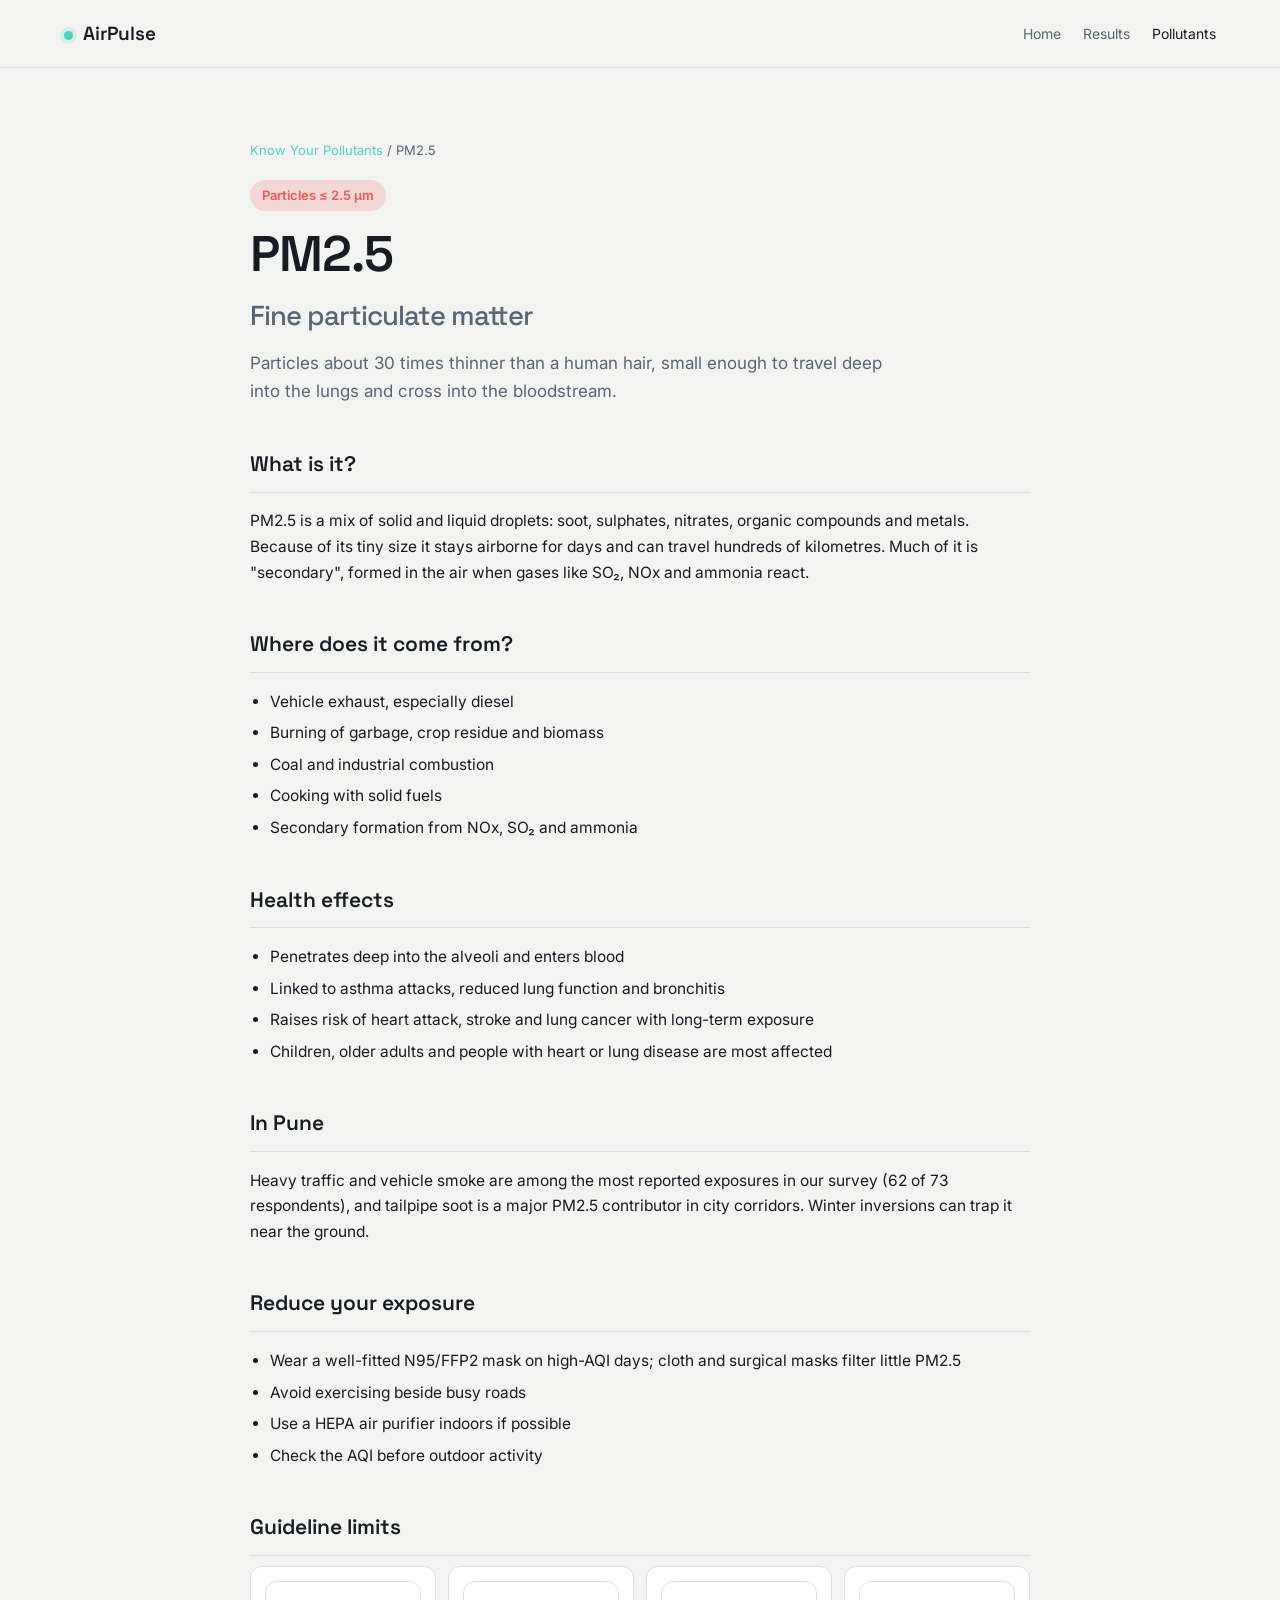
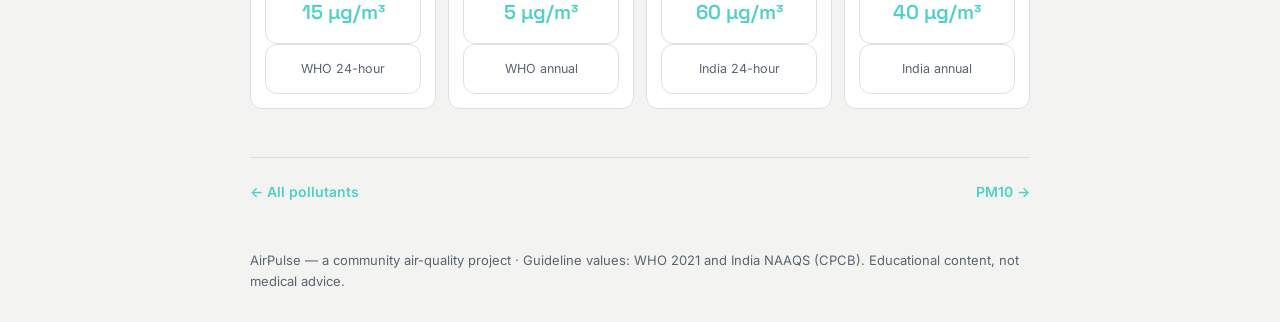
<file: pollutant-pm25.html>
<!DOCTYPE html><html lang="en"><head><meta charset="UTF-8"><meta name="viewport" content="width=device-width, initial-scale=1, viewport-fit=cover"><title>PM2.5 — AirPulse</title>
<link rel="preconnect" href="https://fonts.googleapis.com"><link rel="preconnect" href="https://fonts.gstatic.com" crossorigin>
<link href="https://fonts.googleapis.com/css2?family=Space+Grotesk:wght@500;600;700&family=Inter:wght@400;500;600&display=swap" rel="stylesheet">
<link rel="stylesheet" href="pollutants.css"></head><body>
<header><a class="brand" href="index.html"><span class="dot"></span>AirPulse</a><nav><a href="index.html">Home</a><a href="results.html">Results</a><a class="on" href="pollutants.html">Pollutants</a></nav></header><main><div class="crumb"><a href="pollutants.html">Know Your Pollutants</a> / PM2.5</div><span class="tag" style="--c:#EB5757">Particles ≤ 2.5 µm</span><h1>PM2.5<br><span style="color:var(--mu);font-size:.55em;font-weight:500">Fine particulate matter</span></h1><p class="lede">Particles about 30 times thinner than a human hair, small enough to travel deep into the lungs and cross into the bloodstream.</p><h2>What is it?</h2><p>PM2.5 is a mix of solid and liquid droplets: soot, sulphates, nitrates, organic compounds and metals. Because of its tiny size it stays airborne for days and can travel hundreds of kilometres. Much of it is "secondary", formed in the air when gases like SO₂, NOx and ammonia react.</p><h2>Where does it come from?</h2><ul><li>Vehicle exhaust, especially diesel</li><li>Burning of garbage, crop residue and biomass</li><li>Coal and industrial combustion</li><li>Cooking with solid fuels</li><li>Secondary formation from NOx, SO₂ and ammonia</li></ul><h2>Health effects</h2><ul><li>Penetrates deep into the alveoli and enters blood</li><li>Linked to asthma attacks, reduced lung function and bronchitis</li><li>Raises risk of heart attack, stroke and lung cancer with long-term exposure</li><li>Children, older adults and people with heart or lung disease are most affected</li></ul><h2>In Pune</h2><p>Heavy traffic and vehicle smoke are among the most reported exposures in our survey (62 of 73 respondents), and tailpipe soot is a major PM2.5 contributor in city corridors. Winter inversions can trap it near the ground.</p><h2>Reduce your exposure</h2><ul><li>Wear a well-fitted N95/FFP2 mask on high-AQI days; cloth and surgical masks filter little PM2.5</li><li>Avoid exercising beside busy roads</li><li>Use a HEPA air purifier indoors if possible</li><li>Check the AQI before outdoor activity</li></ul><h2>Guideline limits</h2><div class="limits"><div><div class="n">15 µg/m³</div><div class="l">WHO 24-hour</div></div><div><div class="n">5 µg/m³</div><div class="l">WHO annual</div></div><div><div class="n">60 µg/m³</div><div class="l">India 24-hour</div></div><div><div class="n">40 µg/m³</div><div class="l">India annual</div></div></div><div class="pn"><span><a href="pollutants.html">← All pollutants</a></span><span><a href="pollutant-pm10.html">PM10 →</a></span></div></main><footer>AirPulse — a community air-quality project · Guideline values: WHO 2021 and India NAAQS (CPCB). Educational content, not medical advice.</footer></body></html>
</file>
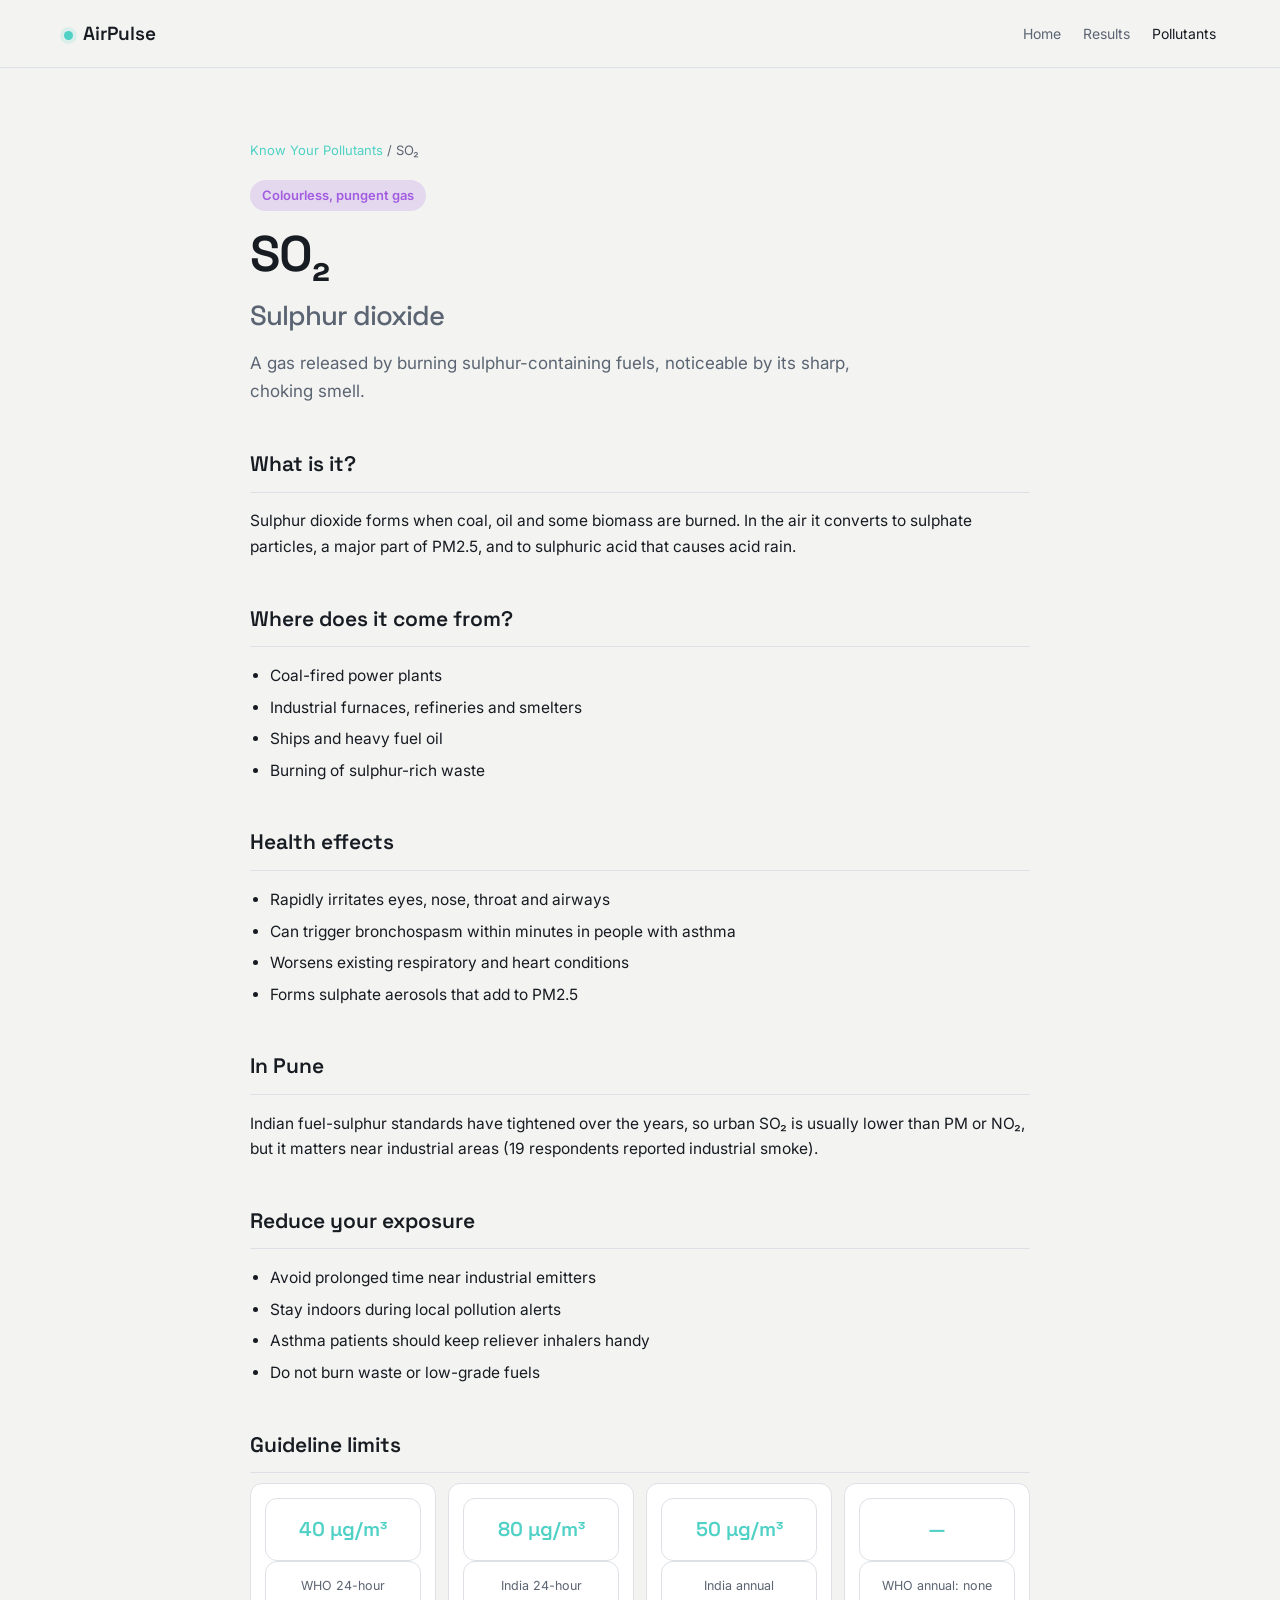
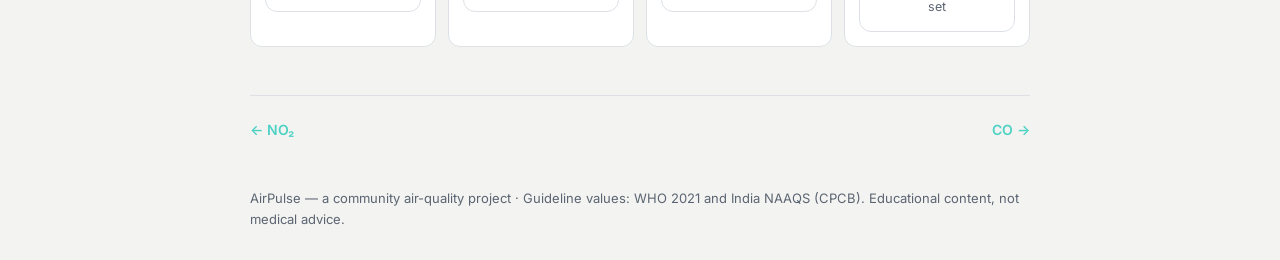
<file: pollutant-so2.html>
<!DOCTYPE html><html lang="en"><head><meta charset="UTF-8"><meta name="viewport" content="width=device-width, initial-scale=1, viewport-fit=cover"><title>SO₂ — AirPulse</title>
<link rel="preconnect" href="https://fonts.googleapis.com"><link rel="preconnect" href="https://fonts.gstatic.com" crossorigin>
<link href="https://fonts.googleapis.com/css2?family=Space+Grotesk:wght@500;600;700&family=Inter:wght@400;500;600&display=swap" rel="stylesheet">
<link rel="stylesheet" href="pollutants.css"></head><body>
<header><a class="brand" href="index.html"><span class="dot"></span>AirPulse</a><nav><a href="index.html">Home</a><a href="results.html">Results</a><a class="on" href="pollutants.html">Pollutants</a></nav></header><main><div class="crumb"><a href="pollutants.html">Know Your Pollutants</a> / SO₂</div><span class="tag" style="--c:#A25CE0">Colourless, pungent gas</span><h1>SO₂<br><span style="color:var(--mu);font-size:.55em;font-weight:500">Sulphur dioxide</span></h1><p class="lede">A gas released by burning sulphur-containing fuels, noticeable by its sharp, choking smell.</p><h2>What is it?</h2><p>Sulphur dioxide forms when coal, oil and some biomass are burned. In the air it converts to sulphate particles, a major part of PM2.5, and to sulphuric acid that causes acid rain.</p><h2>Where does it come from?</h2><ul><li>Coal-fired power plants</li><li>Industrial furnaces, refineries and smelters</li><li>Ships and heavy fuel oil</li><li>Burning of sulphur-rich waste</li></ul><h2>Health effects</h2><ul><li>Rapidly irritates eyes, nose, throat and airways</li><li>Can trigger bronchospasm within minutes in people with asthma</li><li>Worsens existing respiratory and heart conditions</li><li>Forms sulphate aerosols that add to PM2.5</li></ul><h2>In Pune</h2><p>Indian fuel-sulphur standards have tightened over the years, so urban SO₂ is usually lower than PM or NO₂, but it matters near industrial areas (19 respondents reported industrial smoke).</p><h2>Reduce your exposure</h2><ul><li>Avoid prolonged time near industrial emitters</li><li>Stay indoors during local pollution alerts</li><li>Asthma patients should keep reliever inhalers handy</li><li>Do not burn waste or low-grade fuels</li></ul><h2>Guideline limits</h2><div class="limits"><div><div class="n">40 µg/m³</div><div class="l">WHO 24-hour</div></div><div><div class="n">80 µg/m³</div><div class="l">India 24-hour</div></div><div><div class="n">50 µg/m³</div><div class="l">India annual</div></div><div><div class="n">—</div><div class="l">WHO annual: none set</div></div></div><div class="pn"><span><a href="pollutant-no2.html">← NO₂</a></span><span><a href="pollutant-co.html">CO →</a></span></div></main><footer>AirPulse — a community air-quality project · Guideline values: WHO 2021 and India NAAQS (CPCB). Educational content, not medical advice.</footer></body></html>
</file>
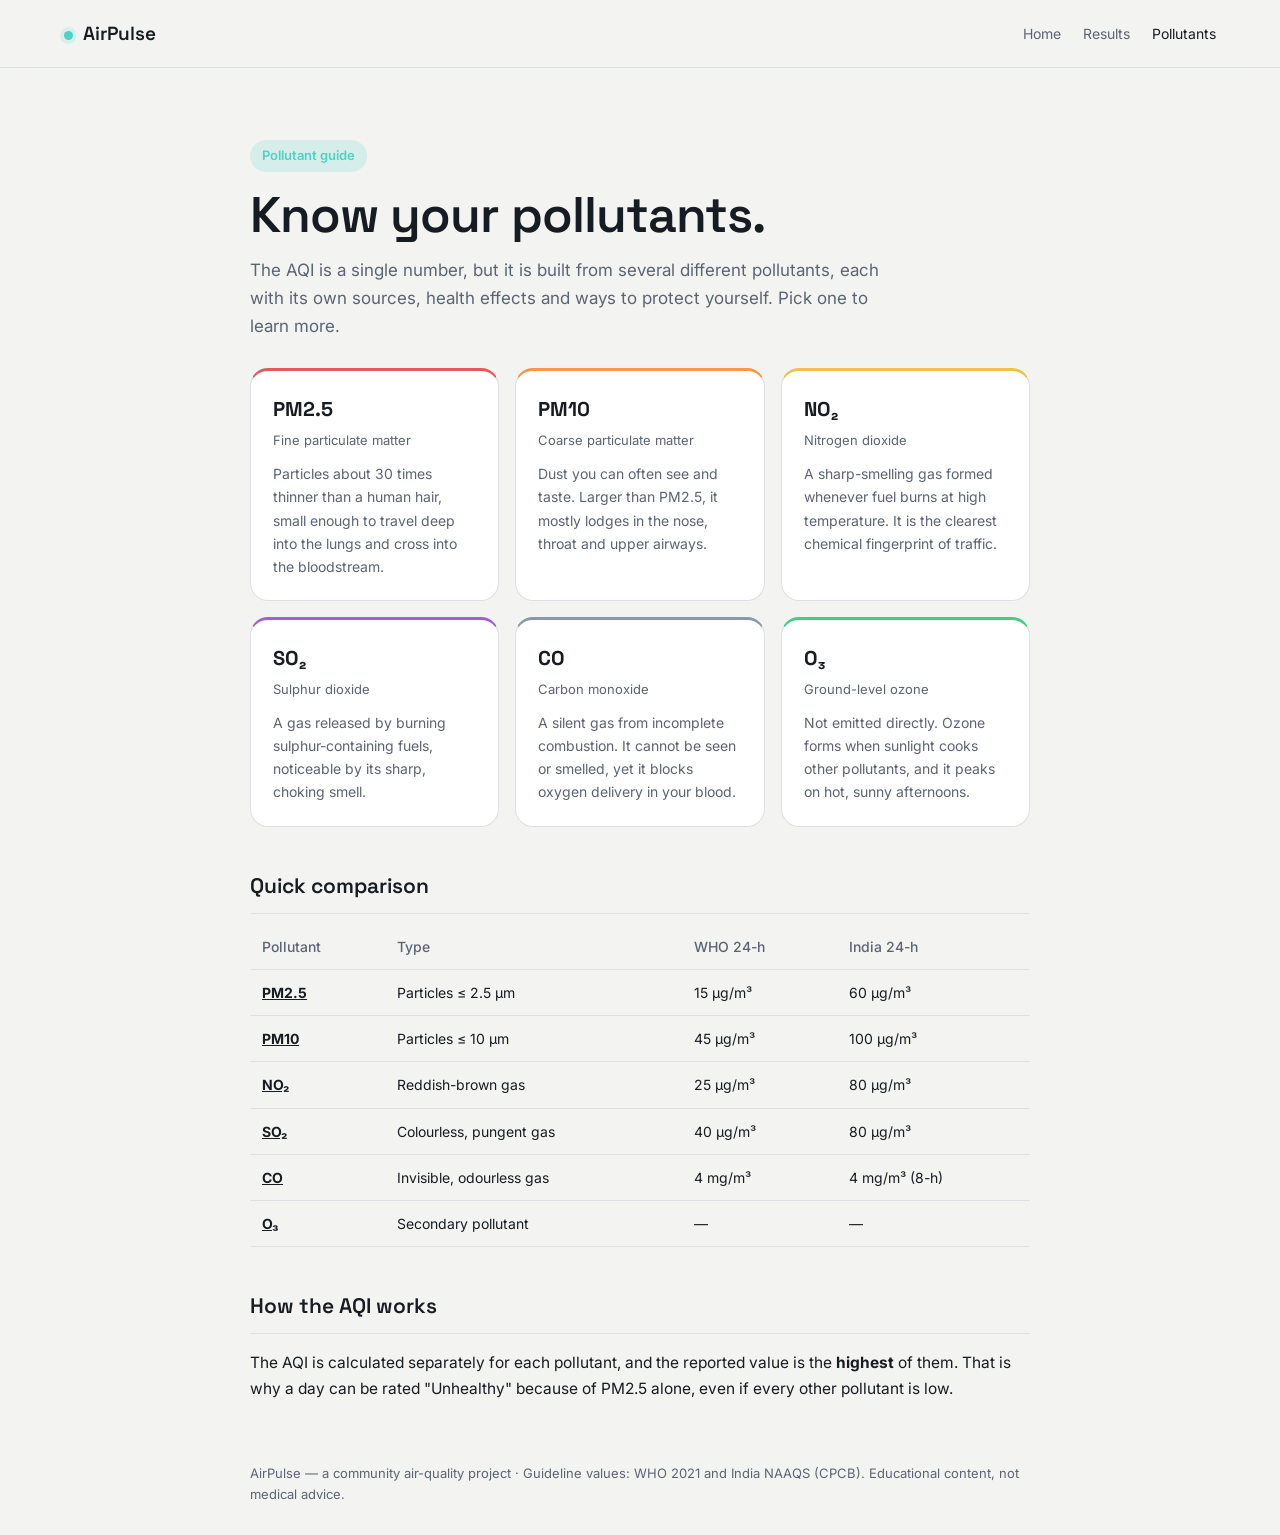
<file: pollutants.html>
<!DOCTYPE html><html lang="en"><head><meta charset="UTF-8"><meta name="viewport" content="width=device-width, initial-scale=1, viewport-fit=cover"><title>Know Your Pollutants — AirPulse</title>
<link rel="preconnect" href="https://fonts.googleapis.com"><link rel="preconnect" href="https://fonts.gstatic.com" crossorigin>
<link href="https://fonts.googleapis.com/css2?family=Space+Grotesk:wght@500;600;700&family=Inter:wght@400;500;600&display=swap" rel="stylesheet">
<link rel="stylesheet" href="pollutants.css"></head><body>
<header><a class="brand" href="index.html"><span class="dot"></span>AirPulse</a><nav><a href="index.html">Home</a><a href="results.html">Results</a><a class="on" href="pollutants.html">Pollutants</a></nav></header><main><span class="tag">Pollutant guide</span><h1>Know your pollutants.</h1><p class="lede">The AQI is a single number, but it is built from several different pollutants, each with its own sources, health effects and ways to protect yourself. Pick one to learn more.</p><div class="grid"><a class="card" href="pollutant-pm25.html" style="--c:#EB5757"><b>PM2.5</b><small>Fine particulate matter</small><p>Particles about 30 times thinner than a human hair, small enough to travel deep into the lungs and cross into the bloodstream.</p></a><a class="card" href="pollutant-pm10.html" style="--c:#F2994A"><b>PM10</b><small>Coarse particulate matter</small><p>Dust you can often see and taste. Larger than PM2.5, it mostly lodges in the nose, throat and upper airways.</p></a><a class="card" href="pollutant-no2.html" style="--c:#F0C24B"><b>NO₂</b><small>Nitrogen dioxide</small><p>A sharp-smelling gas formed whenever fuel burns at high temperature. It is the clearest chemical fingerprint of traffic.</p></a><a class="card" href="pollutant-so2.html" style="--c:#A25CE0"><b>SO₂</b><small>Sulphur dioxide</small><p>A gas released by burning sulphur-containing fuels, noticeable by its sharp, choking smell.</p></a><a class="card" href="pollutant-co.html" style="--c:#8C97A8"><b>CO</b><small>Carbon monoxide</small><p>A silent gas from incomplete combustion. It cannot be seen or smelled, yet it blocks oxygen delivery in your blood.</p></a><a class="card" href="pollutant-o3.html" style="--c:#3ED07E"><b>O₃</b><small>Ground-level ozone</small><p>Not emitted directly. Ozone forms when sunlight cooks other pollutants, and it peaks on hot, sunny afternoons.</p></a></div><h2>Quick comparison</h2><div class="tw"><table><tr><th>Pollutant</th><th>Type</th><th>WHO 24-h</th><th>India 24-h</th></tr><tr><td><a href="pollutant-pm25.html"><b>PM2.5</b></a></td><td>Particles ≤ 2.5 µm</td><td>15 µg/m³</td><td>60 µg/m³</td></tr><tr><td><a href="pollutant-pm10.html"><b>PM10</b></a></td><td>Particles ≤ 10 µm</td><td>45 µg/m³</td><td>100 µg/m³</td></tr><tr><td><a href="pollutant-no2.html"><b>NO₂</b></a></td><td>Reddish-brown gas</td><td>25 µg/m³</td><td>80 µg/m³</td></tr><tr><td><a href="pollutant-so2.html"><b>SO₂</b></a></td><td>Colourless, pungent gas</td><td>40 µg/m³</td><td>80 µg/m³</td></tr><tr><td><a href="pollutant-co.html"><b>CO</b></a></td><td>Invisible, odourless gas</td><td>4 mg/m³</td><td>4 mg/m³ (8-h)</td></tr><tr><td><a href="pollutant-o3.html"><b>O₃</b></a></td><td>Secondary pollutant</td><td>—</td><td>—</td></tr></table></div><h2>How the AQI works</h2><p>The AQI is calculated separately for each pollutant, and the reported value is the <b>highest</b> of them. That is why a day can be rated "Unhealthy" because of PM2.5 alone, even if every other pollutant is low.</p></main><footer>AirPulse — a community air-quality project · Guideline values: WHO 2021 and India NAAQS (CPCB). Educational content, not medical advice.</footer></body></html>
</file>
<file: pollutants.css>
:root{--bg:#10141B;--panel:#171D27;--line:#262E3B;--tx:#ECEFF3;--mu:#8C97A8;--teal:#4FD1C5;font-family:'Inter',-apple-system,sans-serif}
:root[data-theme="light"]{--bg:#F3F4F1;--panel:#fff;--line:#DDE1E6;--tx:#171B22;--mu:#5B6472}
@media(prefers-color-scheme:light){:root:not([data-theme="dark"]){--bg:#F3F4F1;--panel:#fff;--line:#DDE1E6;--tx:#171B22;--mu:#5B6472}}
*{box-sizing:border-box}html{scroll-behavior:smooth}
body{margin:0;background:var(--bg);color:var(--tx);padding-top:env(safe-area-inset-top,0px);padding-bottom:env(safe-area-inset-bottom,0px);overflow-x:hidden;line-height:1.65}
a{color:inherit}
header{position:sticky;top:env(safe-area-inset-top,0px);z-index:10;display:flex;align-items:center;justify-content:space-between;padding:18px clamp(20px,5vw,64px);background:color-mix(in srgb,var(--bg) 85%,transparent);backdrop-filter:blur(10px);border-bottom:1px solid var(--line)}
.brand{display:flex;align-items:baseline;gap:10px;font-family:'Space Grotesk',sans-serif;font-weight:600;font-size:19px;text-decoration:none}
.dot{width:9px;height:9px;border-radius:50%;background:var(--teal);box-shadow:0 0 0 4px rgba(79,209,197,.15);display:inline-block}
nav a{text-decoration:none;color:var(--mu);font-size:14px;margin-left:22px}nav a:hover,nav a.on{color:var(--tx)}
main{max-width:860px;margin:0 auto;padding:clamp(40px,6vw,72px) clamp(20px,5vw,40px) 20px}
.crumb{font-size:13px;color:var(--mu);margin-bottom:18px}.crumb a{text-decoration:none;color:var(--teal)}
h1{font-family:'Space Grotesk',sans-serif;font-weight:600;font-size:clamp(32px,5.5vw,50px);line-height:1.08;letter-spacing:-.02em;margin:0 0 14px}
h2{font-family:'Space Grotesk',sans-serif;font-size:21px;font-weight:600;margin:42px 0 10px;padding-bottom:10px;border-bottom:1px solid var(--line)}
.lede{color:var(--mu);font-size:17px;max-width:58ch;margin:0 0 8px}
.tag{display:inline-block;font-size:13px;font-weight:600;padding:5px 12px;border-radius:999px;margin-bottom:16px;background:color-mix(in srgb,var(--c,#4FD1C5) 18%,transparent);color:var(--c,#4FD1C5)}
p,li{font-size:15.5px}ul{padding-left:20px}li{margin-bottom:6px}
.grid{display:grid;grid-template-columns:repeat(auto-fit,minmax(240px,1fr));gap:16px;margin-top:28px}
.card{display:block;text-decoration:none;background:var(--panel);border:1px solid var(--line);border-radius:18px;padding:22px;border-top:3px solid var(--c);transition:transform .15s}
.card:hover{transform:translateY(-3px)}.card b{font-family:'Space Grotesk',sans-serif;font-size:20px;display:block}
.card small{color:var(--mu);font-size:13px}.card p{color:var(--mu);font-size:14px;margin:10px 0 0}
.limits{display:grid;grid-template-columns:repeat(auto-fit,minmax(170px,1fr));gap:12px;margin-top:6px}
.limits div{background:var(--panel);border:1px solid var(--line);border-radius:12px;padding:14px;text-align:center}
.limits .n{font-family:'Space Grotesk',sans-serif;font-weight:600;font-size:20px;color:var(--teal)}.limits .l{font-size:12.5px;color:var(--mu)}
.tw{overflow-x:auto}table{width:100%;border-collapse:collapse;font-size:14px;min-width:560px}
th,td{text-align:left;padding:11px 12px;border-bottom:1px solid var(--line)}th{color:var(--mu);font-weight:500}
.pn{display:flex;justify-content:space-between;gap:12px;margin-top:48px;padding-top:22px;border-top:1px solid var(--line);font-size:14px}
.pn a{color:var(--teal);text-decoration:none;font-weight:600}
footer{max-width:860px;margin:0 auto;padding:26px clamp(20px,5vw,40px) 30px;font-size:13px;color:var(--mu)}
</file>
